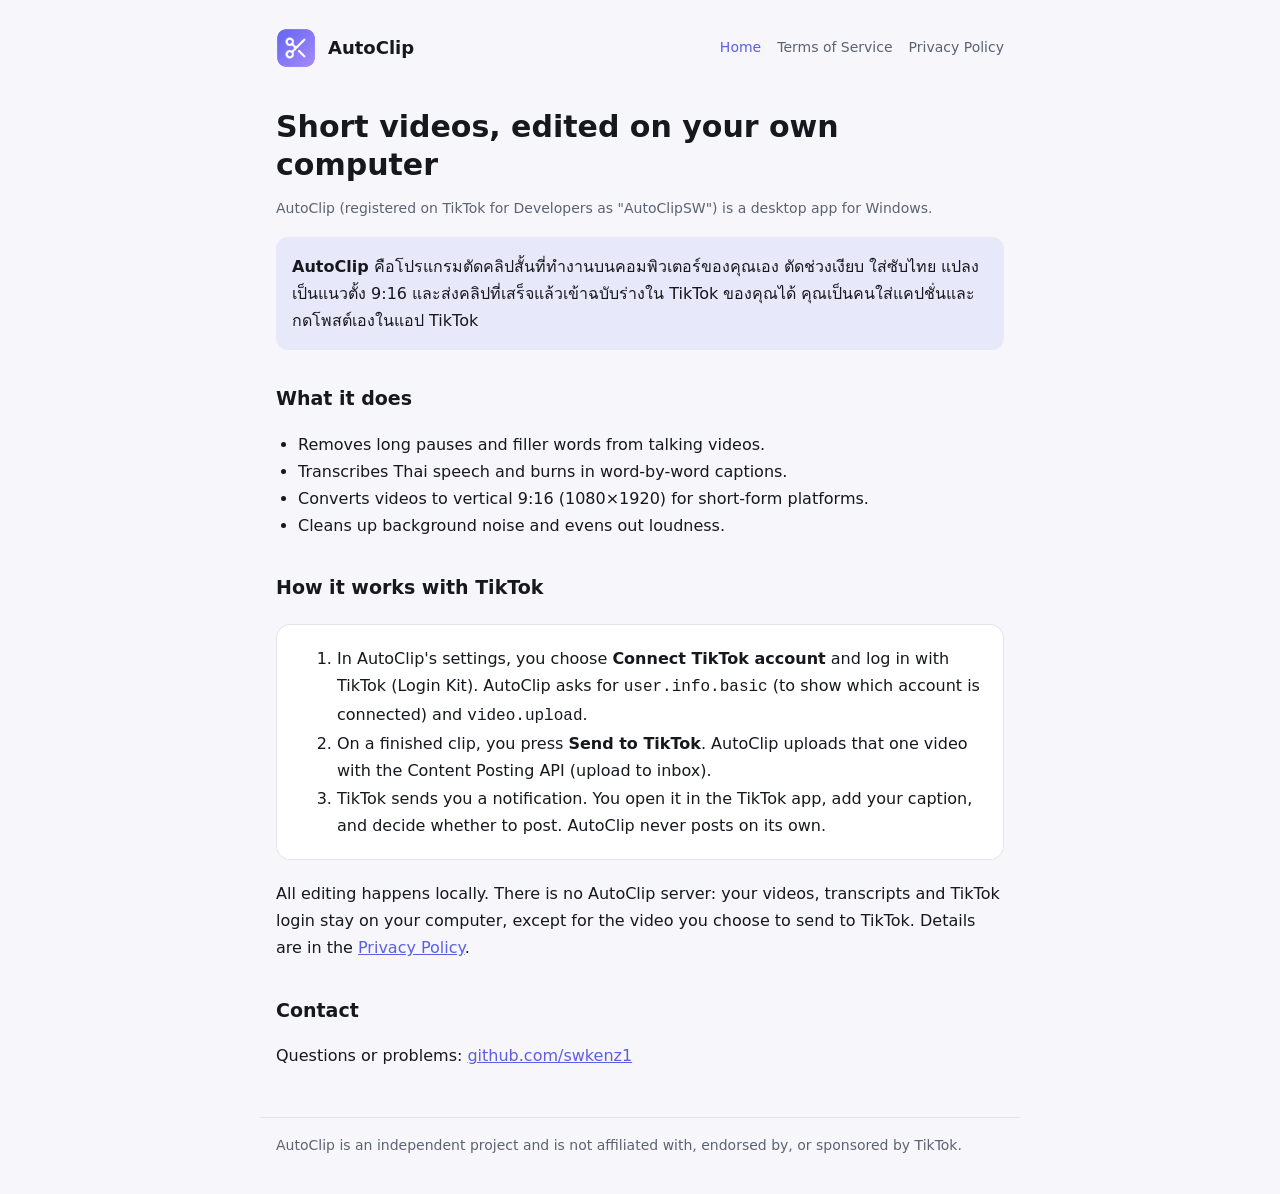
<file: index.html>
<!doctype html>
<html lang="en">
<head>
  <meta charset="utf-8">
  <meta name="viewport" content="width=device-width, initial-scale=1">
  <title>AutoClip</title>
  <meta name="description" content="AutoClip is a desktop app that auto-edits short videos with Thai captions and can send finished clips to your TikTok drafts.">
  <link rel="icon" href="icon.png">
  <link rel="stylesheet" href="style.css">
</head>
<body>
  <header>
    <img src="icon.png" alt="">
    <a href="./">AutoClip</a>
    <nav aria-label="Pages">
      <a href="./" aria-current="page">Home</a>
      <a href="terms.html">Terms of Service</a>
      <a href="privacy.html">Privacy Policy</a>
    </nav>
  </header>
  <main>
    <h1>Short videos, edited on your own computer</h1>
    <p class="muted">AutoClip (registered on TikTok for Developers as "AutoClipSW") is a desktop app for Windows.</p>

    <div class="th" lang="th">
      <p><b>AutoClip</b> คือโปรแกรมตัดคลิปสั้นที่ทำงานบนคอมพิวเตอร์ของคุณเอง ตัดช่วงเงียบ ใส่ซับไทย แปลงเป็นแนวตั้ง 9:16 และส่งคลิปที่เสร็จแล้วเข้าฉบับร่างใน TikTok ของคุณได้ คุณเป็นคนใส่แคปชั่นและกดโพสต์เองในแอป TikTok</p>
    </div>

    <h2>What it does</h2>
    <ul>
      <li>Removes long pauses and filler words from talking videos.</li>
      <li>Transcribes Thai speech and burns in word-by-word captions.</li>
      <li>Converts videos to vertical 9:16 (1080×1920) for short-form platforms.</li>
      <li>Cleans up background noise and evens out loudness.</li>
    </ul>

    <h2>How it works with TikTok</h2>
    <div class="card">
      <ol>
        <li>In AutoClip's settings, you choose <b>Connect TikTok account</b> and log in with TikTok (Login Kit). AutoClip asks for <code>user.info.basic</code> (to show which account is connected) and <code>video.upload</code>.</li>
        <li>On a finished clip, you press <b>Send to TikTok</b>. AutoClip uploads that one video with the Content Posting API (upload to inbox).</li>
        <li>TikTok sends you a notification. You open it in the TikTok app, add your caption, and decide whether to post. AutoClip never posts on its own.</li>
      </ol>
    </div>
    <p>All editing happens locally. There is no AutoClip server: your videos, transcripts and TikTok login stay on your computer, except for the video you choose to send to TikTok. Details are in the <a href="privacy.html">Privacy Policy</a>.</p>

    <h2>Contact</h2>
    <p>Questions or problems: <a href="https://github.com/swkenz1">github.com/swkenz1</a></p>
  </main>
  <footer>
    <p>AutoClip is an independent project and is not affiliated with, endorsed by, or sponsored by TikTok.</p>
  </footer>
</body>
</html>
</file>
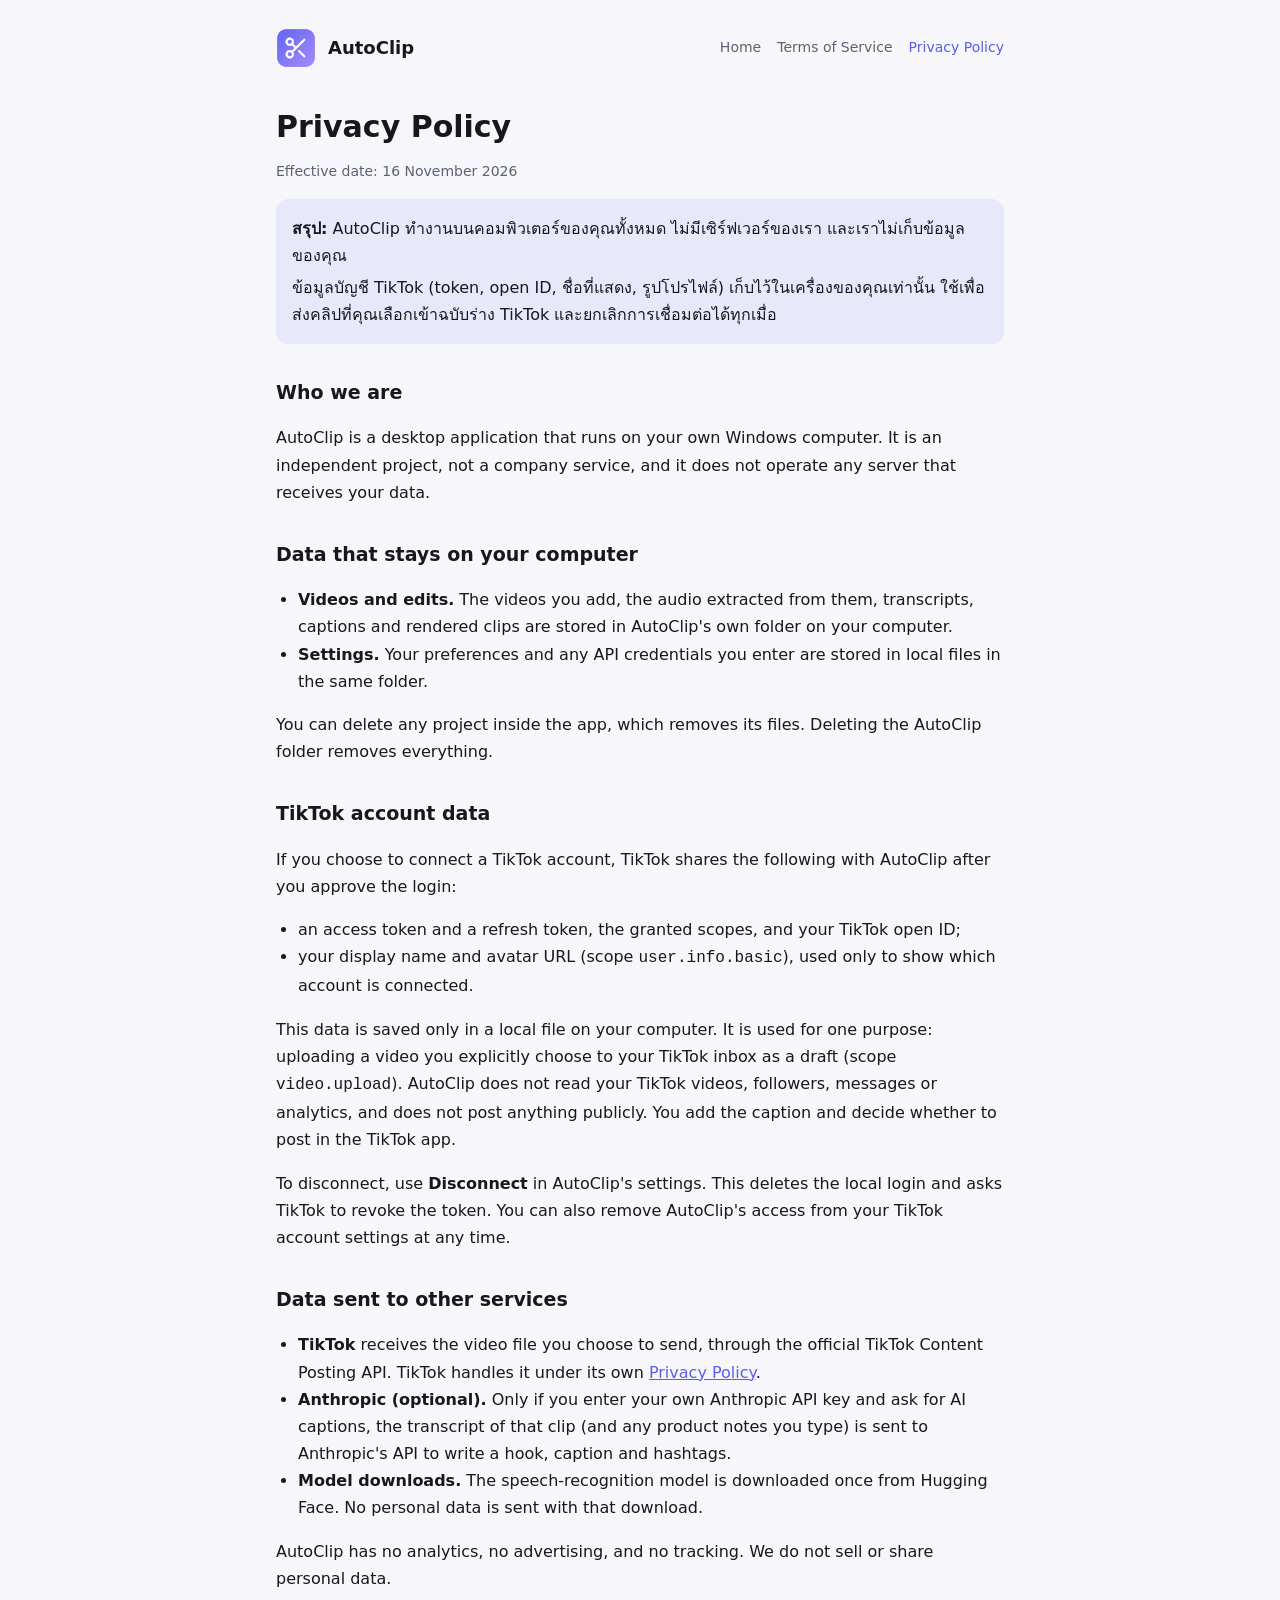
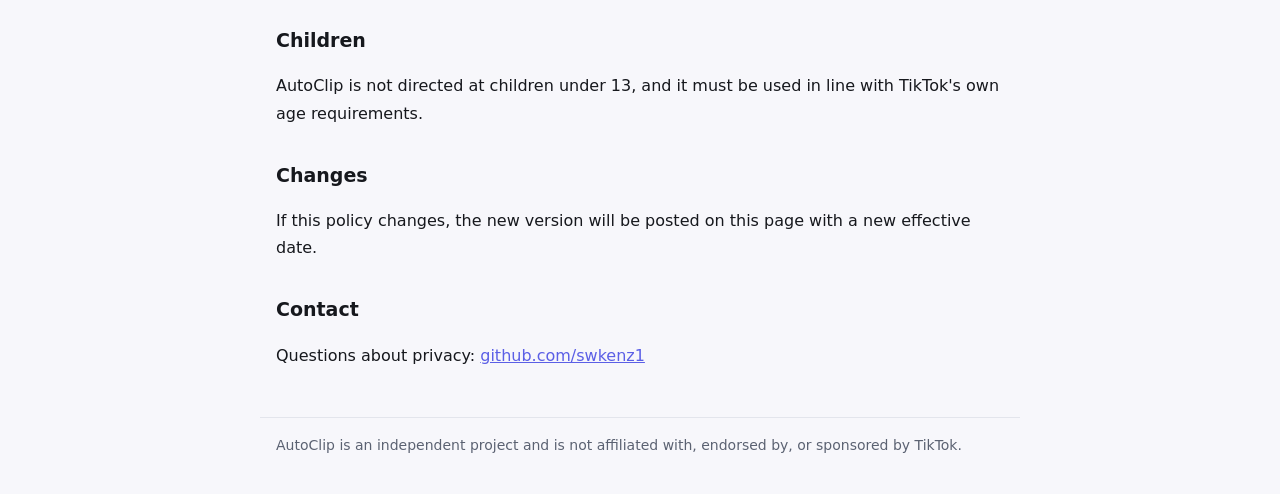
<file: privacy.html>
<!doctype html>
<html lang="en">
<head>
  <meta charset="utf-8">
  <meta name="viewport" content="width=device-width, initial-scale=1">
  <title>Privacy Policy · AutoClip</title>
  <meta name="description" content="How the AutoClip desktop app handles your videos, transcripts and TikTok account data.">
  <link rel="icon" href="icon.png">
  <link rel="stylesheet" href="style.css">
</head>
<body>
  <header>
    <img src="icon.png" alt="">
    <a href="./">AutoClip</a>
    <nav aria-label="Pages">
      <a href="./">Home</a>
      <a href="terms.html">Terms of Service</a>
      <a href="privacy.html" aria-current="page">Privacy Policy</a>
    </nav>
  </header>
  <main>
    <h1>Privacy Policy</h1>
    <p class="muted">Effective date: 16 November 2026</p>

    <div class="th" lang="th">
      <p><b>สรุป:</b> AutoClip ทำงานบนคอมพิวเตอร์ของคุณทั้งหมด ไม่มีเซิร์ฟเวอร์ของเรา และเราไม่เก็บข้อมูลของคุณ</p>
      <p>ข้อมูลบัญชี TikTok (token, open ID, ชื่อที่แสดง, รูปโปรไฟล์) เก็บไว้ในเครื่องของคุณเท่านั้น ใช้เพื่อส่งคลิปที่คุณเลือกเข้าฉบับร่าง TikTok และยกเลิกการเชื่อมต่อได้ทุกเมื่อ</p>
    </div>

    <h2>Who we are</h2>
    <p>AutoClip is a desktop application that runs on your own Windows computer. It is an independent project, not a company service, and it does not operate any server that receives your data.</p>

    <h2>Data that stays on your computer</h2>
    <ul>
      <li><b>Videos and edits.</b> The videos you add, the audio extracted from them, transcripts, captions and rendered clips are stored in AutoClip's own folder on your computer.</li>
      <li><b>Settings.</b> Your preferences and any API credentials you enter are stored in local files in the same folder.</li>
    </ul>
    <p>You can delete any project inside the app, which removes its files. Deleting the AutoClip folder removes everything.</p>

    <h2>TikTok account data</h2>
    <p>If you choose to connect a TikTok account, TikTok shares the following with AutoClip after you approve the login:</p>
    <ul>
      <li>an access token and a refresh token, the granted scopes, and your TikTok open ID;</li>
      <li>your display name and avatar URL (scope <code>user.info.basic</code>), used only to show which account is connected.</li>
    </ul>
    <p>This data is saved only in a local file on your computer. It is used for one purpose: uploading a video you explicitly choose to your TikTok inbox as a draft (scope <code>video.upload</code>). AutoClip does not read your TikTok videos, followers, messages or analytics, and does not post anything publicly. You add the caption and decide whether to post in the TikTok app.</p>
    <p>To disconnect, use <b>Disconnect</b> in AutoClip's settings. This deletes the local login and asks TikTok to revoke the token. You can also remove AutoClip's access from your TikTok account settings at any time.</p>

    <h2>Data sent to other services</h2>
    <ul>
      <li><b>TikTok</b> receives the video file you choose to send, through the official TikTok Content Posting API. TikTok handles it under its own <a href="https://www.tiktok.com/legal/privacy-policy" rel="noopener">Privacy Policy</a>.</li>
      <li><b>Anthropic (optional).</b> Only if you enter your own Anthropic API key and ask for AI captions, the transcript of that clip (and any product notes you type) is sent to Anthropic's API to write a hook, caption and hashtags.</li>
      <li><b>Model downloads.</b> The speech-recognition model is downloaded once from Hugging Face. No personal data is sent with that download.</li>
    </ul>
    <p>AutoClip has no analytics, no advertising, and no tracking. We do not sell or share personal data.</p>

    <h2>Children</h2>
    <p>AutoClip is not directed at children under 13, and it must be used in line with TikTok's own age requirements.</p>

    <h2>Changes</h2>
    <p>If this policy changes, the new version will be posted on this page with a new effective date.</p>

    <h2>Contact</h2>
    <p>Questions about privacy: <a href="https://github.com/swkenz1">github.com/swkenz1</a></p>
  </main>
  <footer>
    <p>AutoClip is an independent project and is not affiliated with, endorsed by, or sponsored by TikTok.</p>
  </footer>
</body>
</html>
</file>
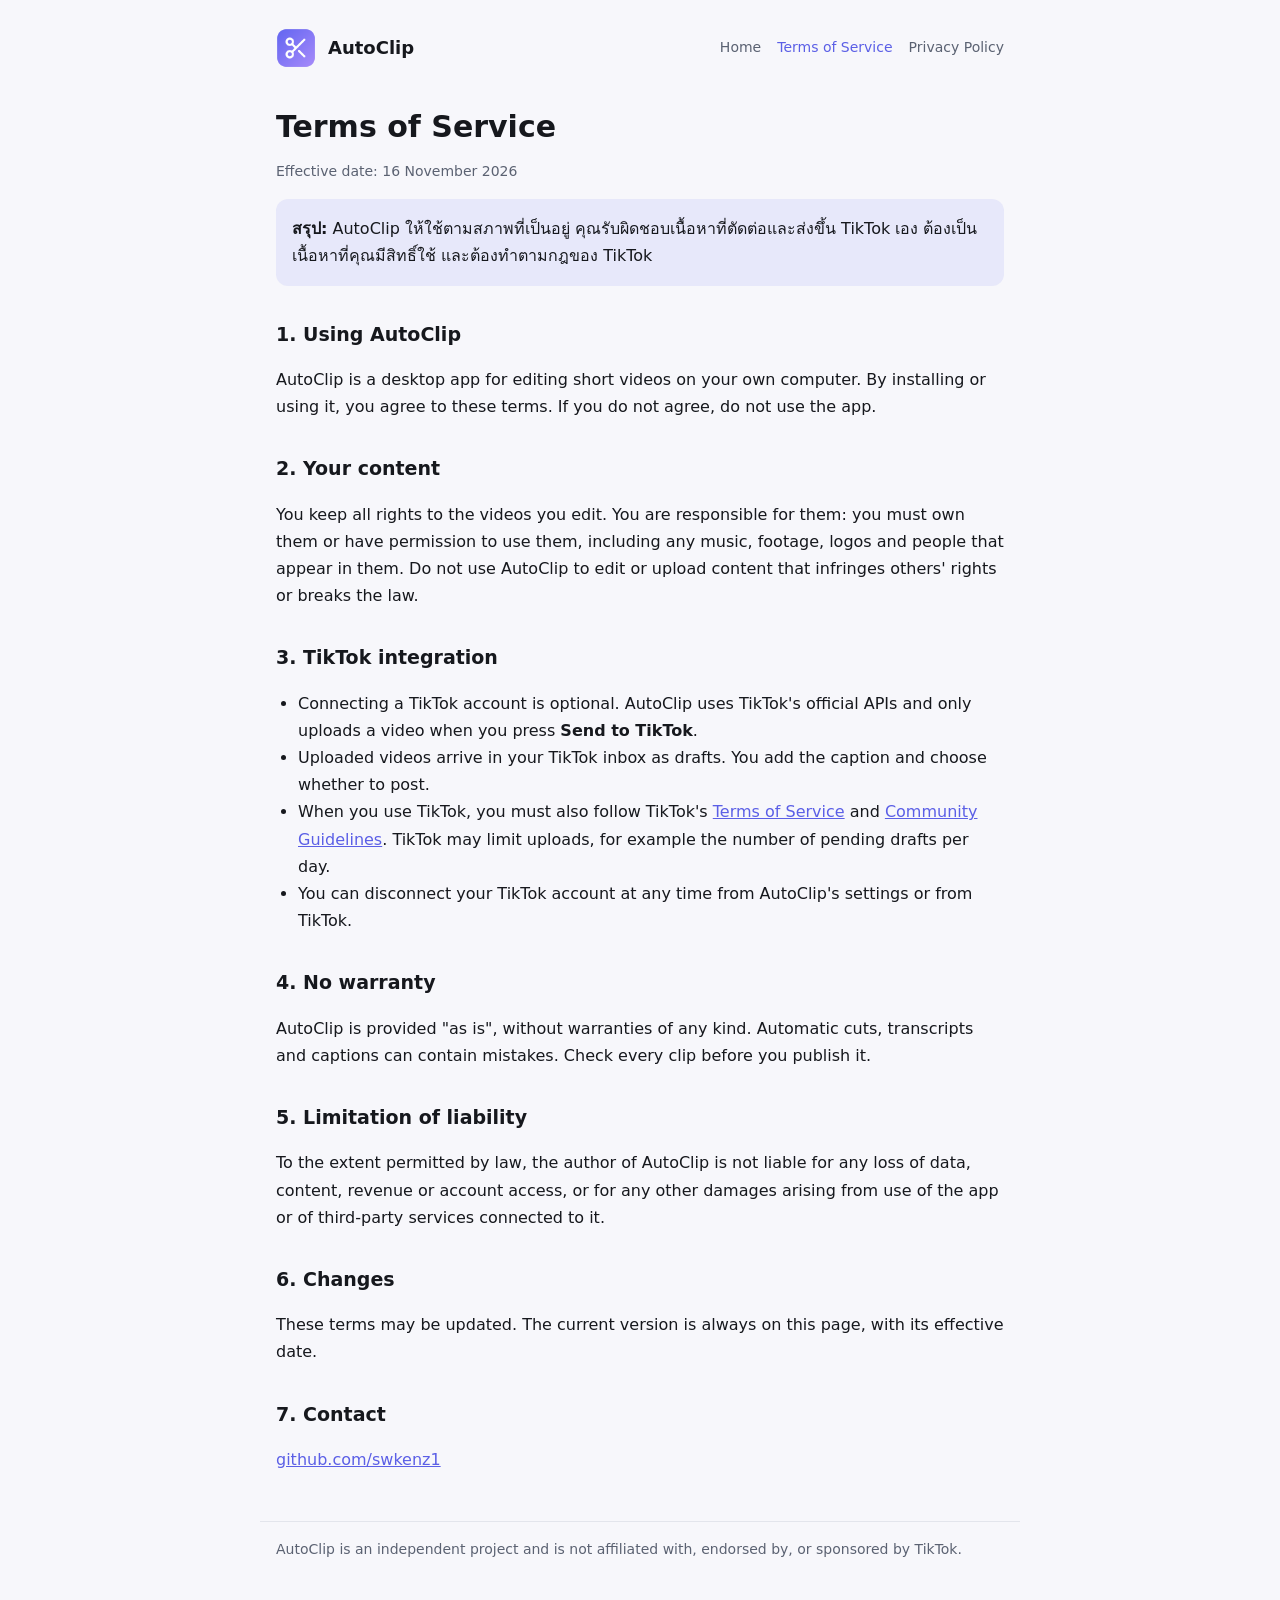
<file: terms.html>
<!doctype html>
<html lang="en">
<head>
  <meta charset="utf-8">
  <meta name="viewport" content="width=device-width, initial-scale=1">
  <title>Terms of Service · AutoClip</title>
  <meta name="description" content="Terms for using the AutoClip desktop app and its TikTok integration.">
  <link rel="icon" href="icon.png">
  <link rel="stylesheet" href="style.css">
</head>
<body>
  <header>
    <img src="icon.png" alt="">
    <a href="./">AutoClip</a>
    <nav aria-label="Pages">
      <a href="./">Home</a>
      <a href="terms.html" aria-current="page">Terms of Service</a>
      <a href="privacy.html">Privacy Policy</a>
    </nav>
  </header>
  <main>
    <h1>Terms of Service</h1>
    <p class="muted">Effective date: 16 November 2026</p>

    <div class="th" lang="th">
      <p><b>สรุป:</b> AutoClip ให้ใช้ตามสภาพที่เป็นอยู่ คุณรับผิดชอบเนื้อหาที่ตัดต่อและส่งขึ้น TikTok เอง ต้องเป็นเนื้อหาที่คุณมีสิทธิ์ใช้ และต้องทำตามกฎของ TikTok</p>
    </div>

    <h2>1. Using AutoClip</h2>
    <p>AutoClip is a desktop app for editing short videos on your own computer. By installing or using it, you agree to these terms. If you do not agree, do not use the app.</p>

    <h2>2. Your content</h2>
    <p>You keep all rights to the videos you edit. You are responsible for them: you must own them or have permission to use them, including any music, footage, logos and people that appear in them. Do not use AutoClip to edit or upload content that infringes others' rights or breaks the law.</p>

    <h2>3. TikTok integration</h2>
    <ul>
      <li>Connecting a TikTok account is optional. AutoClip uses TikTok's official APIs and only uploads a video when you press <b>Send to TikTok</b>.</li>
      <li>Uploaded videos arrive in your TikTok inbox as drafts. You add the caption and choose whether to post.</li>
      <li>When you use TikTok, you must also follow TikTok's <a href="https://www.tiktok.com/legal/terms-of-service" rel="noopener">Terms of Service</a> and <a href="https://www.tiktok.com/community-guidelines" rel="noopener">Community Guidelines</a>. TikTok may limit uploads, for example the number of pending drafts per day.</li>
      <li>You can disconnect your TikTok account at any time from AutoClip's settings or from TikTok.</li>
    </ul>

    <h2>4. No warranty</h2>
    <p>AutoClip is provided "as is", without warranties of any kind. Automatic cuts, transcripts and captions can contain mistakes. Check every clip before you publish it.</p>

    <h2>5. Limitation of liability</h2>
    <p>To the extent permitted by law, the author of AutoClip is not liable for any loss of data, content, revenue or account access, or for any other damages arising from use of the app or of third-party services connected to it.</p>

    <h2>6. Changes</h2>
    <p>These terms may be updated. The current version is always on this page, with its effective date.</p>

    <h2>7. Contact</h2>
    <p><a href="https://github.com/swkenz1">github.com/swkenz1</a></p>
  </main>
  <footer>
    <p>AutoClip is an independent project and is not affiliated with, endorsed by, or sponsored by TikTok.</p>
  </footer>
</body>
</html>
</file>
<file: style.css>
:root {
  --bg: #f7f7fb;
  --surface: #ffffff;
  --text: #16181d;
  --muted: #5b6272;
  --border: #e3e5ec;
  --accent: #5b5fe6;
  --accent-soft: rgba(91, 95, 230, 0.10);
  color-scheme: light;
}
@media (prefers-color-scheme: dark) {
  :root {
    --bg: #0b0d12;
    --surface: #12151c;
    --text: #eef0f5;
    --muted: #9aa3b5;
    --border: #262b36;
    --accent: #949ef9;
    --accent-soft: rgba(148, 158, 249, 0.14);
    color-scheme: dark;
  }
}
* { box-sizing: border-box; }
html, body { margin: 0; }
body {
  background: var(--bg);
  color: var(--text);
  font: 16px/1.7 "Segoe UI", "Noto Sans Thai", "Leelawadee UI", system-ui, -apple-system, sans-serif;
}
header, main, footer { max-width: 760px; margin: 0 auto; padding: 0 16px; }
header { display: flex; align-items: center; gap: 12px; padding-top: 28px; padding-bottom: 8px; }
header img { width: 40px; height: 40px; border-radius: 10px; }
header a { color: var(--text); text-decoration: none; font-weight: 700; font-size: 18px; }
nav { margin-left: auto; display: flex; gap: 16px; font-size: 14px; }
nav a { color: var(--muted); font-weight: 500; font-size: 14px; }
nav a[aria-current="page"] { color: var(--accent); }
main { padding-top: 16px; padding-bottom: 32px; }
h1 { font-size: 30px; line-height: 1.25; margin: 16px 0 4px; }
h2 { font-size: 19px; margin: 32px 0 6px; }
p, li { color: var(--text); }
.muted { color: var(--muted); font-size: 14px; }
a { color: var(--accent); }
.card { background: var(--surface); border: 1px solid var(--border); border-radius: 14px; padding: 4px 20px; margin: 20px 0; }
.th { background: var(--accent-soft); border-radius: 12px; padding: 12px 16px; margin: 16px 0; }
.th p { margin: 4px 0; }
ul { padding-left: 22px; }
footer { padding-bottom: 40px; border-top: 1px solid var(--border); padding-top: 16px; }
footer p { margin: 0; color: var(--muted); font-size: 14px; }
@media (max-width: 520px) {
  header { flex-wrap: wrap; }
  nav { margin-left: 0; width: 100%; }
  h1 { font-size: 25px; }
}
</file>
